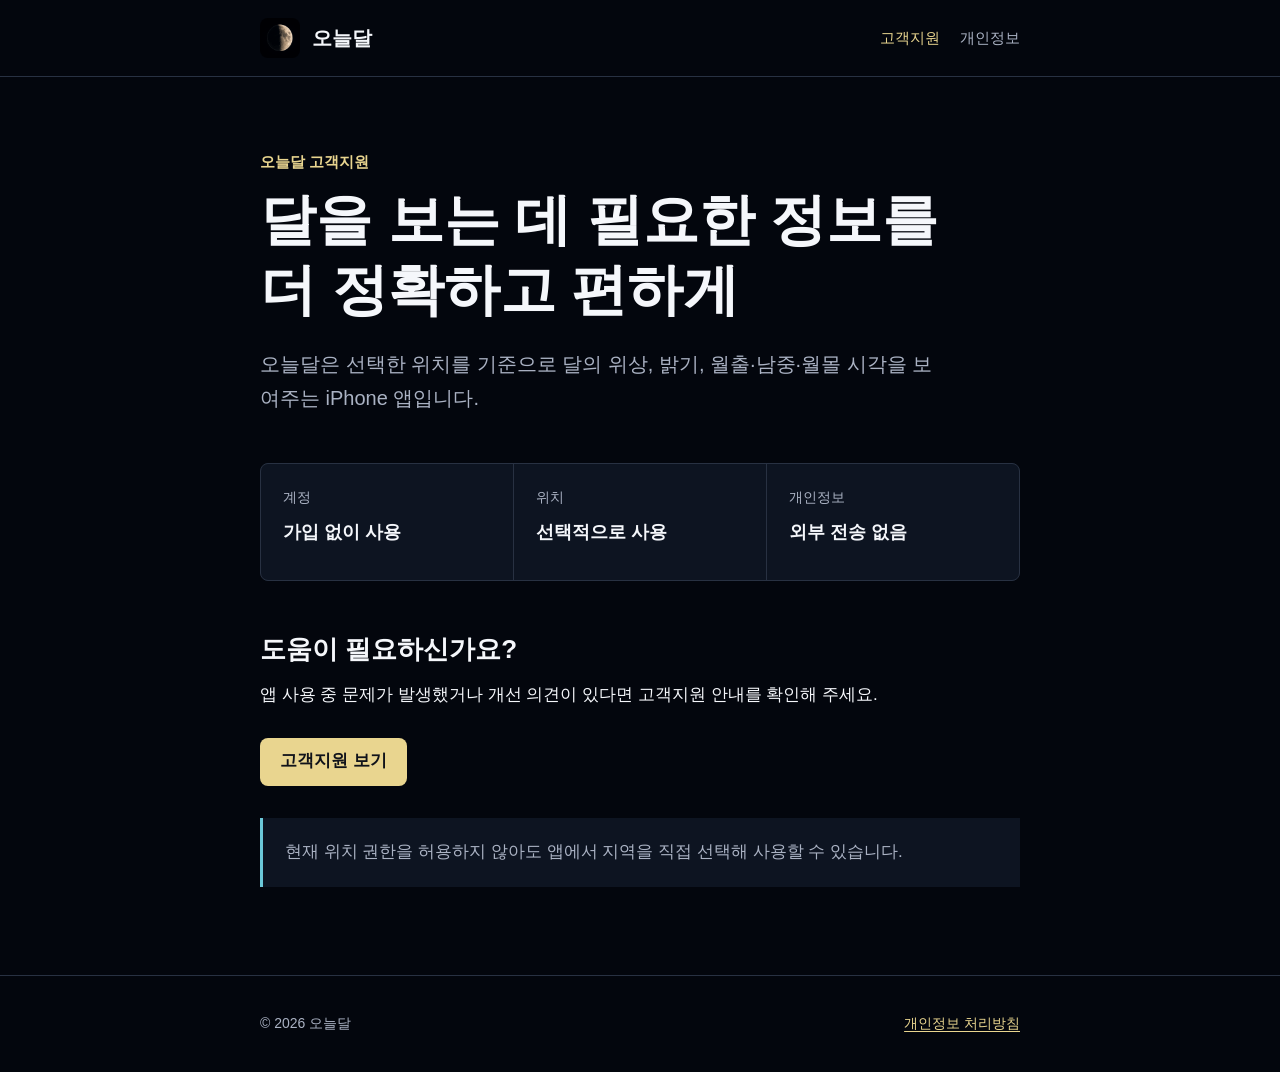
<file: docs/index.html>
<!doctype html>
<html lang="ko">
  <head>
    <meta charset="utf-8" />
    <meta name="viewport" content="width=device-width, initial-scale=1" />
    <meta
      name="description"
      content="오늘달 고객지원과 개인정보 처리방침을 확인하세요."
    />
    <title>오늘달 고객지원</title>
    <link rel="icon" href="assets/app-icon.png" />
    <link rel="stylesheet" href="assets/site.css" />
  </head>
  <body>
    <header class="site-header">
      <div class="site-header__inner">
        <a class="brand" href="index.html">
          <img src="assets/app-icon.png" alt="" />
          <span>오늘달</span>
        </a>
        <nav aria-label="주요 메뉴">
          <a href="support.html" aria-current="page">고객지원</a>
          <a href="privacy.html">개인정보</a>
        </nav>
      </div>
    </header>

    <main>
      <p class="eyebrow">오늘달 고객지원</p>
      <h1>달을 보는 데 필요한 정보를 더 정확하고 편하게</h1>
      <p class="lead">
        오늘달은 선택한 위치를 기준으로 달의 위상, 밝기, 월출·남중·월몰
        시각을 보여주는 iPhone 앱입니다.
      </p>

      <dl class="summary">
        <div>
          <dt>계정</dt>
          <dd>가입 없이 사용</dd>
        </div>
        <div>
          <dt>위치</dt>
          <dd>선택적으로 사용</dd>
        </div>
        <div>
          <dt>개인정보</dt>
          <dd>외부 전송 없음</dd>
        </div>
      </dl>

      <h2>도움이 필요하신가요?</h2>
      <p>
        앱 사용 중 문제가 발생했거나 개선 의견이 있다면 고객지원 안내를
        확인해 주세요.
      </p>
      <a class="action" href="support.html">고객지원 보기</a>

      <div class="notice">
        현재 위치 권한을 허용하지 않아도 앱에서 지역을 직접 선택해 사용할 수
        있습니다.
      </div>
    </main>

    <footer class="site-footer">
      <div class="site-footer__inner">
        <p>© 2026 오늘달</p>
        <p><a href="privacy.html">개인정보 처리방침</a></p>
      </div>
    </footer>
  </body>
</html>
</file>
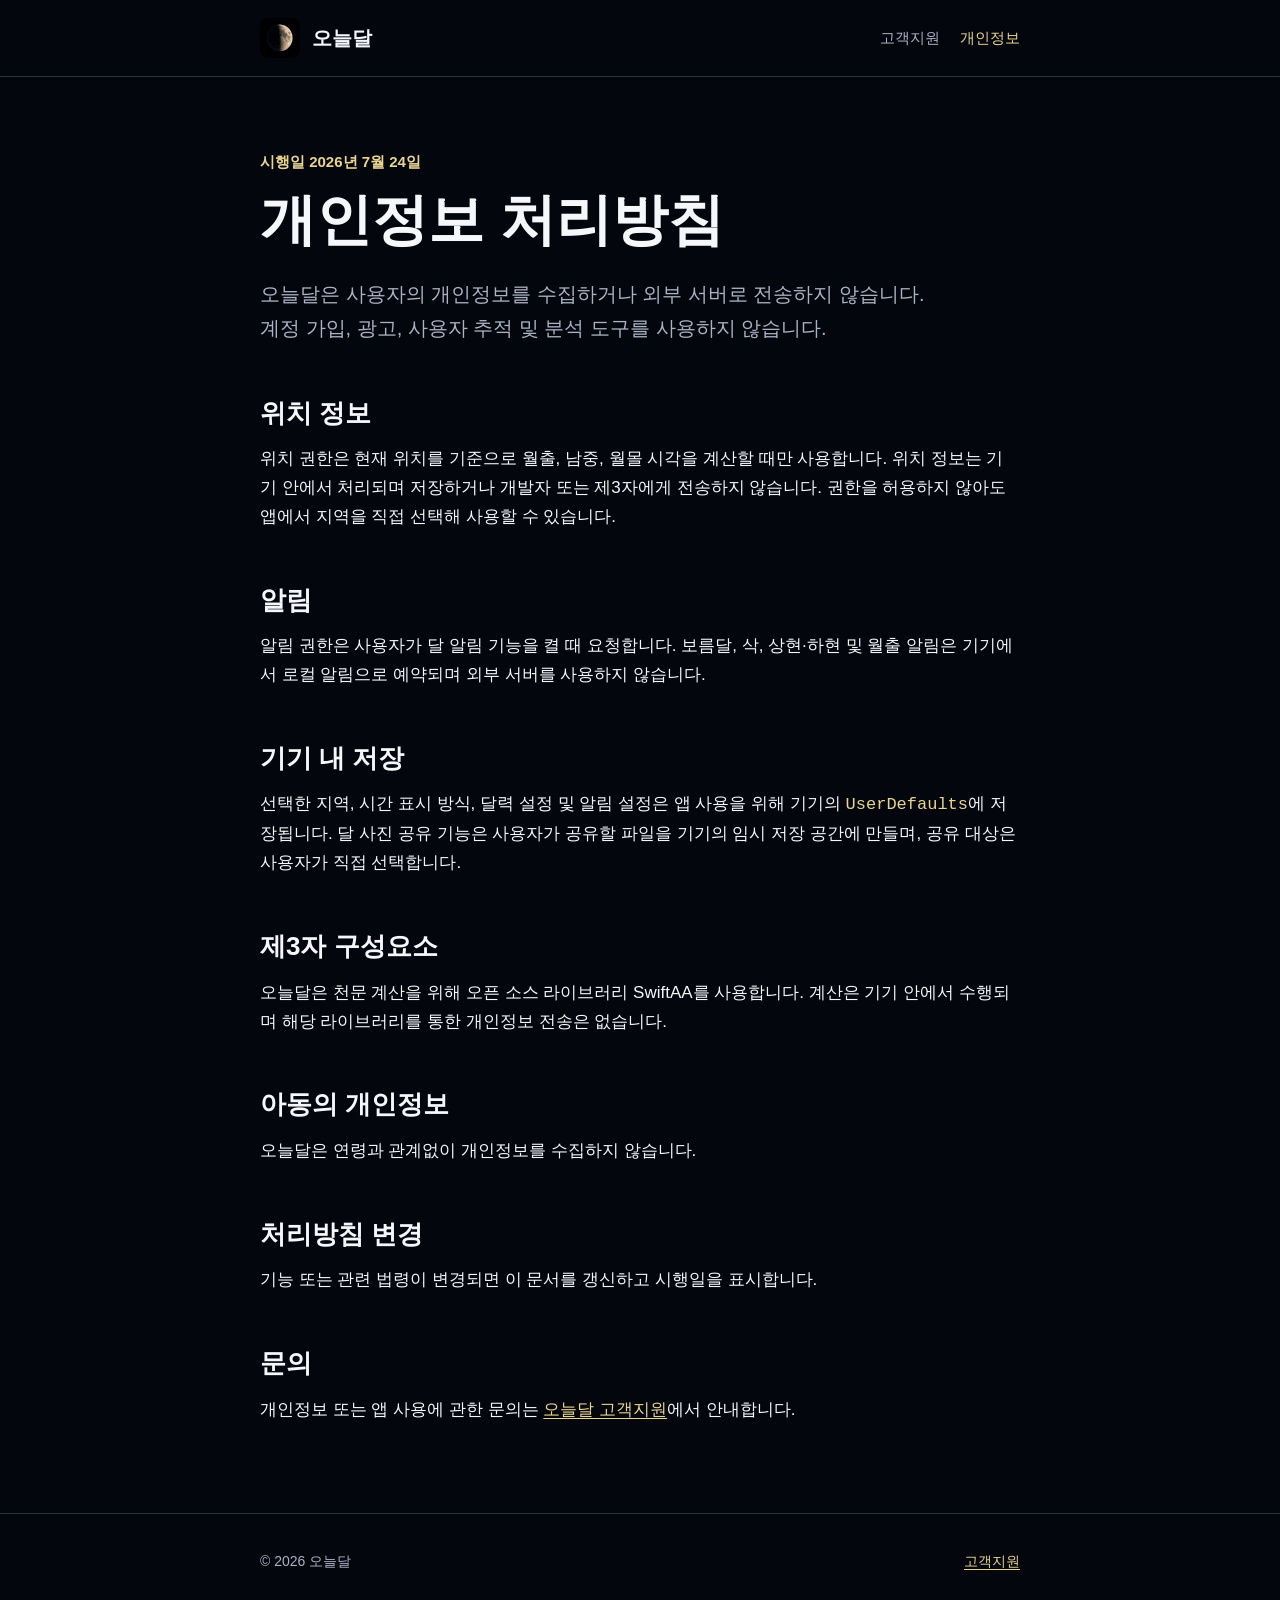
<file: docs/privacy.html>
<!doctype html>
<html lang="ko">
  <head>
    <meta charset="utf-8" />
    <meta name="viewport" content="width=device-width, initial-scale=1" />
    <meta
      name="description"
      content="오늘달 앱의 개인정보 처리방침입니다."
    />
    <title>개인정보 처리방침 · 오늘달</title>
    <link rel="icon" href="assets/app-icon.png" />
    <link rel="stylesheet" href="assets/site.css" />
  </head>
  <body>
    <header class="site-header">
      <div class="site-header__inner">
        <a class="brand" href="index.html">
          <img src="assets/app-icon.png" alt="" />
          <span>오늘달</span>
        </a>
        <nav aria-label="주요 메뉴">
          <a href="support.html">고객지원</a>
          <a href="privacy.html" aria-current="page">개인정보</a>
        </nav>
      </div>
    </header>

    <main>
      <p class="eyebrow">시행일 2026년 7월 24일</p>
      <h1>개인정보 처리방침</h1>
      <p class="lead">
        오늘달은 사용자의 개인정보를 수집하거나 외부 서버로 전송하지
        않습니다. 계정 가입, 광고, 사용자 추적 및 분석 도구를 사용하지
        않습니다.
      </p>

      <h2>위치 정보</h2>
      <p>
        위치 권한은 현재 위치를 기준으로 월출, 남중, 월몰 시각을 계산할 때만
        사용합니다. 위치 정보는 기기 안에서 처리되며 저장하거나 개발자 또는
        제3자에게 전송하지 않습니다. 권한을 허용하지 않아도 앱에서 지역을
        직접 선택해 사용할 수 있습니다.
      </p>

      <h2>알림</h2>
      <p>
        알림 권한은 사용자가 달 알림 기능을 켤 때 요청합니다. 보름달, 삭,
        상현·하현 및 월출 알림은 기기에서 로컬 알림으로 예약되며 외부 서버를
        사용하지 않습니다.
      </p>

      <h2>기기 내 저장</h2>
      <p>
        선택한 지역, 시간 표시 방식, 달력 설정 및 알림 설정은 앱 사용을 위해
        기기의 <code>UserDefaults</code>에 저장됩니다. 달 사진 공유 기능은
        사용자가 공유할 파일을 기기의 임시 저장 공간에 만들며, 공유 대상은
        사용자가 직접 선택합니다.
      </p>

      <h2>제3자 구성요소</h2>
      <p>
        오늘달은 천문 계산을 위해 오픈 소스 라이브러리 SwiftAA를 사용합니다.
        계산은 기기 안에서 수행되며 해당 라이브러리를 통한 개인정보 전송은
        없습니다.
      </p>

      <h2>아동의 개인정보</h2>
      <p>오늘달은 연령과 관계없이 개인정보를 수집하지 않습니다.</p>

      <h2>처리방침 변경</h2>
      <p>
        기능 또는 관련 법령이 변경되면 이 문서를 갱신하고 시행일을
        표시합니다.
      </p>

      <h2>문의</h2>
      <p>
        개인정보 또는 앱 사용에 관한 문의는
        <a href="support.html">오늘달 고객지원</a>에서 안내합니다.
      </p>
    </main>

    <footer class="site-footer">
      <div class="site-footer__inner">
        <p>© 2026 오늘달</p>
        <p><a href="support.html">고객지원</a></p>
      </div>
    </footer>
  </body>
</html>
</file>
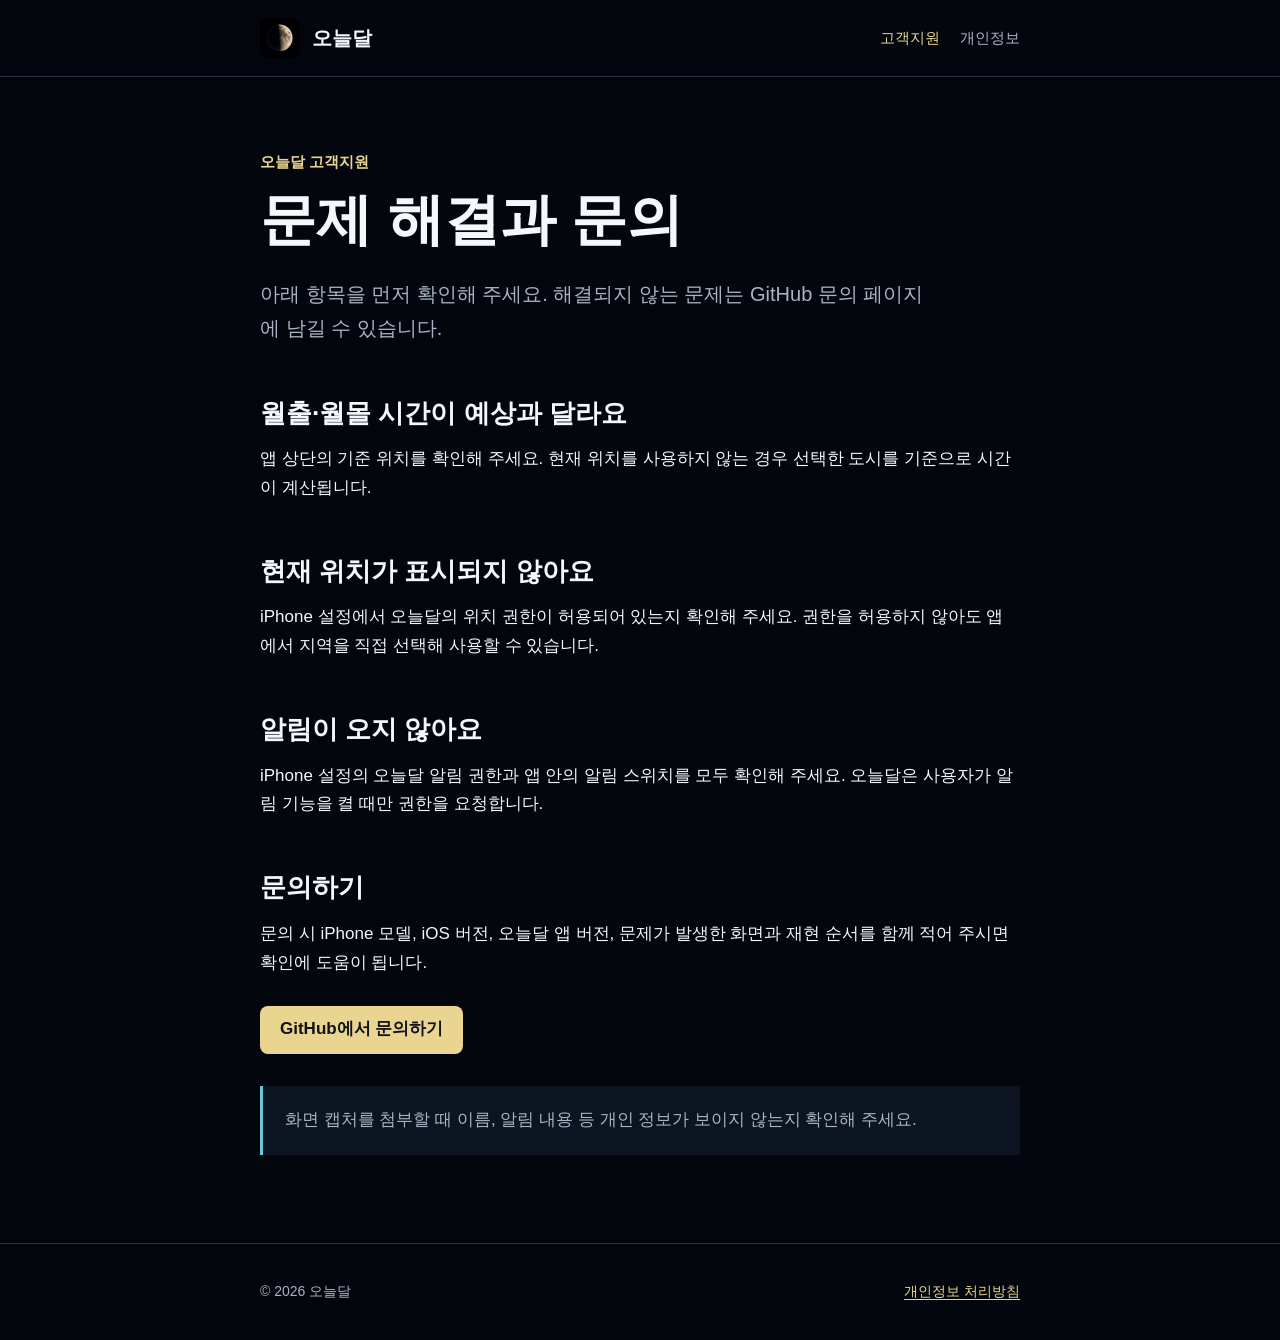
<file: docs/support.html>
<!doctype html>
<html lang="ko">
  <head>
    <meta charset="utf-8" />
    <meta name="viewport" content="width=device-width, initial-scale=1" />
    <meta name="description" content="오늘달 앱 고객지원 안내입니다." />
    <title>고객지원 · 오늘달</title>
    <link rel="icon" href="assets/app-icon.png" />
    <link rel="stylesheet" href="assets/site.css" />
  </head>
  <body>
    <header class="site-header">
      <div class="site-header__inner">
        <a class="brand" href="index.html">
          <img src="assets/app-icon.png" alt="" />
          <span>오늘달</span>
        </a>
        <nav aria-label="주요 메뉴">
          <a href="support.html" aria-current="page">고객지원</a>
          <a href="privacy.html">개인정보</a>
        </nav>
      </div>
    </header>

    <main>
      <p class="eyebrow">오늘달 고객지원</p>
      <h1>문제 해결과 문의</h1>
      <p class="lead">
        아래 항목을 먼저 확인해 주세요. 해결되지 않는 문제는 GitHub 문의
        페이지에 남길 수 있습니다.
      </p>

      <h2>월출·월몰 시간이 예상과 달라요</h2>
      <p>
        앱 상단의 기준 위치를 확인해 주세요. 현재 위치를 사용하지 않는 경우
        선택한 도시를 기준으로 시간이 계산됩니다.
      </p>

      <h2>현재 위치가 표시되지 않아요</h2>
      <p>
        iPhone 설정에서 오늘달의 위치 권한이 허용되어 있는지 확인해 주세요.
        권한을 허용하지 않아도 앱에서 지역을 직접 선택해 사용할 수 있습니다.
      </p>

      <h2>알림이 오지 않아요</h2>
      <p>
        iPhone 설정의 오늘달 알림 권한과 앱 안의 알림 스위치를 모두 확인해
        주세요. 오늘달은 사용자가 알림 기능을 켤 때만 권한을 요청합니다.
      </p>

      <h2>문의하기</h2>
      <p>
        문의 시 iPhone 모델, iOS 버전, 오늘달 앱 버전, 문제가 발생한 화면과
        재현 순서를 함께 적어 주시면 확인에 도움이 됩니다.
      </p>
      <a
        class="action"
        href="https://github.com/NLNH-ai/MOON/issues/new"
        rel="noreferrer"
      >
        GitHub에서 문의하기
      </a>

      <div class="notice">
        화면 캡처를 첨부할 때 이름, 알림 내용 등 개인 정보가 보이지 않는지
        확인해 주세요.
      </div>
    </main>

    <footer class="site-footer">
      <div class="site-footer__inner">
        <p>© 2026 오늘달</p>
        <p><a href="privacy.html">개인정보 처리방침</a></p>
      </div>
    </footer>
  </body>
</html>
</file>
<file: docs/assets/site.css>
:root {
  color-scheme: dark;
  --background: #03060d;
  --surface: #0d1421;
  --surface-strong: #141c2a;
  --line: #283142;
  --text: #f5f7fb;
  --muted: #aab2c3;
  --gold: #e9d58f;
  --cyan: #6bc8d8;
  --max-width: 760px;
}

* {
  box-sizing: border-box;
}

html {
  background: var(--background);
}

body {
  margin: 0;
  min-width: 320px;
  background: var(--background);
  color: var(--text);
  font-family: -apple-system, BlinkMacSystemFont, "Apple SD Gothic Neo",
    "Noto Sans KR", "Segoe UI", sans-serif;
  font-size: 17px;
  line-height: 1.7;
  letter-spacing: 0;
}

a {
  color: var(--gold);
  text-underline-offset: 0.2em;
}

a:hover {
  color: #f6e7ad;
}

.site-header {
  border-bottom: 1px solid var(--line);
}

.site-header__inner,
main,
.site-footer__inner {
  width: min(100% - 40px, var(--max-width));
  margin: 0 auto;
}

.site-header__inner {
  display: flex;
  min-height: 76px;
  align-items: center;
  justify-content: space-between;
  gap: 24px;
}

.brand {
  display: inline-flex;
  align-items: center;
  gap: 12px;
  color: var(--text);
  font-size: 20px;
  font-weight: 750;
  text-decoration: none;
}

.brand img {
  width: 40px;
  height: 40px;
  border-radius: 8px;
}

nav {
  display: flex;
  gap: 20px;
  font-size: 15px;
}

nav a {
  color: var(--muted);
  text-decoration: none;
}

nav a[aria-current="page"] {
  color: var(--gold);
}

main {
  padding: 72px 0 88px;
}

.eyebrow {
  margin: 0 0 10px;
  color: var(--gold);
  font-size: 15px;
  font-weight: 700;
}

h1,
h2 {
  margin: 0;
  line-height: 1.25;
}

h1 {
  max-width: 680px;
  font-size: clamp(36px, 8vw, 56px);
}

h2 {
  margin-top: 52px;
  font-size: 26px;
}

p,
ul {
  margin: 16px 0 0;
}

.lead {
  max-width: 680px;
  margin-top: 22px;
  color: var(--muted);
  font-size: 20px;
}

.summary {
  display: grid;
  grid-template-columns: repeat(3, minmax(0, 1fr));
  gap: 1px;
  margin-top: 48px;
  overflow: hidden;
  border: 1px solid var(--line);
  border-radius: 8px;
  background: var(--line);
}

.summary div {
  min-height: 116px;
  padding: 22px;
  background: var(--surface);
}

.summary dt {
  color: var(--muted);
  font-size: 14px;
}

.summary dd {
  margin: 8px 0 0;
  font-size: 18px;
  font-weight: 700;
}

.action {
  display: inline-flex;
  min-height: 48px;
  margin-top: 28px;
  align-items: center;
  justify-content: center;
  padding: 0 20px;
  border-radius: 8px;
  background: var(--gold);
  color: #10131a;
  font-weight: 750;
  text-decoration: none;
}

.action:hover {
  background: #f6e7ad;
  color: #10131a;
}

.notice {
  margin-top: 32px;
  padding: 20px 22px;
  border-left: 3px solid var(--cyan);
  background: var(--surface);
  color: var(--muted);
}

li + li {
  margin-top: 8px;
}

code {
  color: var(--gold);
  font-family: ui-monospace, SFMono-Regular, Menlo, Consolas, monospace;
}

.site-footer {
  border-top: 1px solid var(--line);
}

.site-footer__inner {
  display: flex;
  min-height: 96px;
  align-items: center;
  justify-content: space-between;
  gap: 24px;
  color: var(--muted);
  font-size: 14px;
}

.site-footer p {
  margin: 0;
}

@media (max-width: 640px) {
  .site-header__inner {
    min-height: 68px;
  }

  nav {
    gap: 14px;
  }

  main {
    padding: 52px 0 68px;
  }

  .summary {
    grid-template-columns: 1fr;
  }

  .summary div {
    min-height: auto;
  }

  .site-footer__inner {
    padding: 24px 0;
    align-items: flex-start;
    flex-direction: column;
    gap: 8px;
  }
}
</file>
